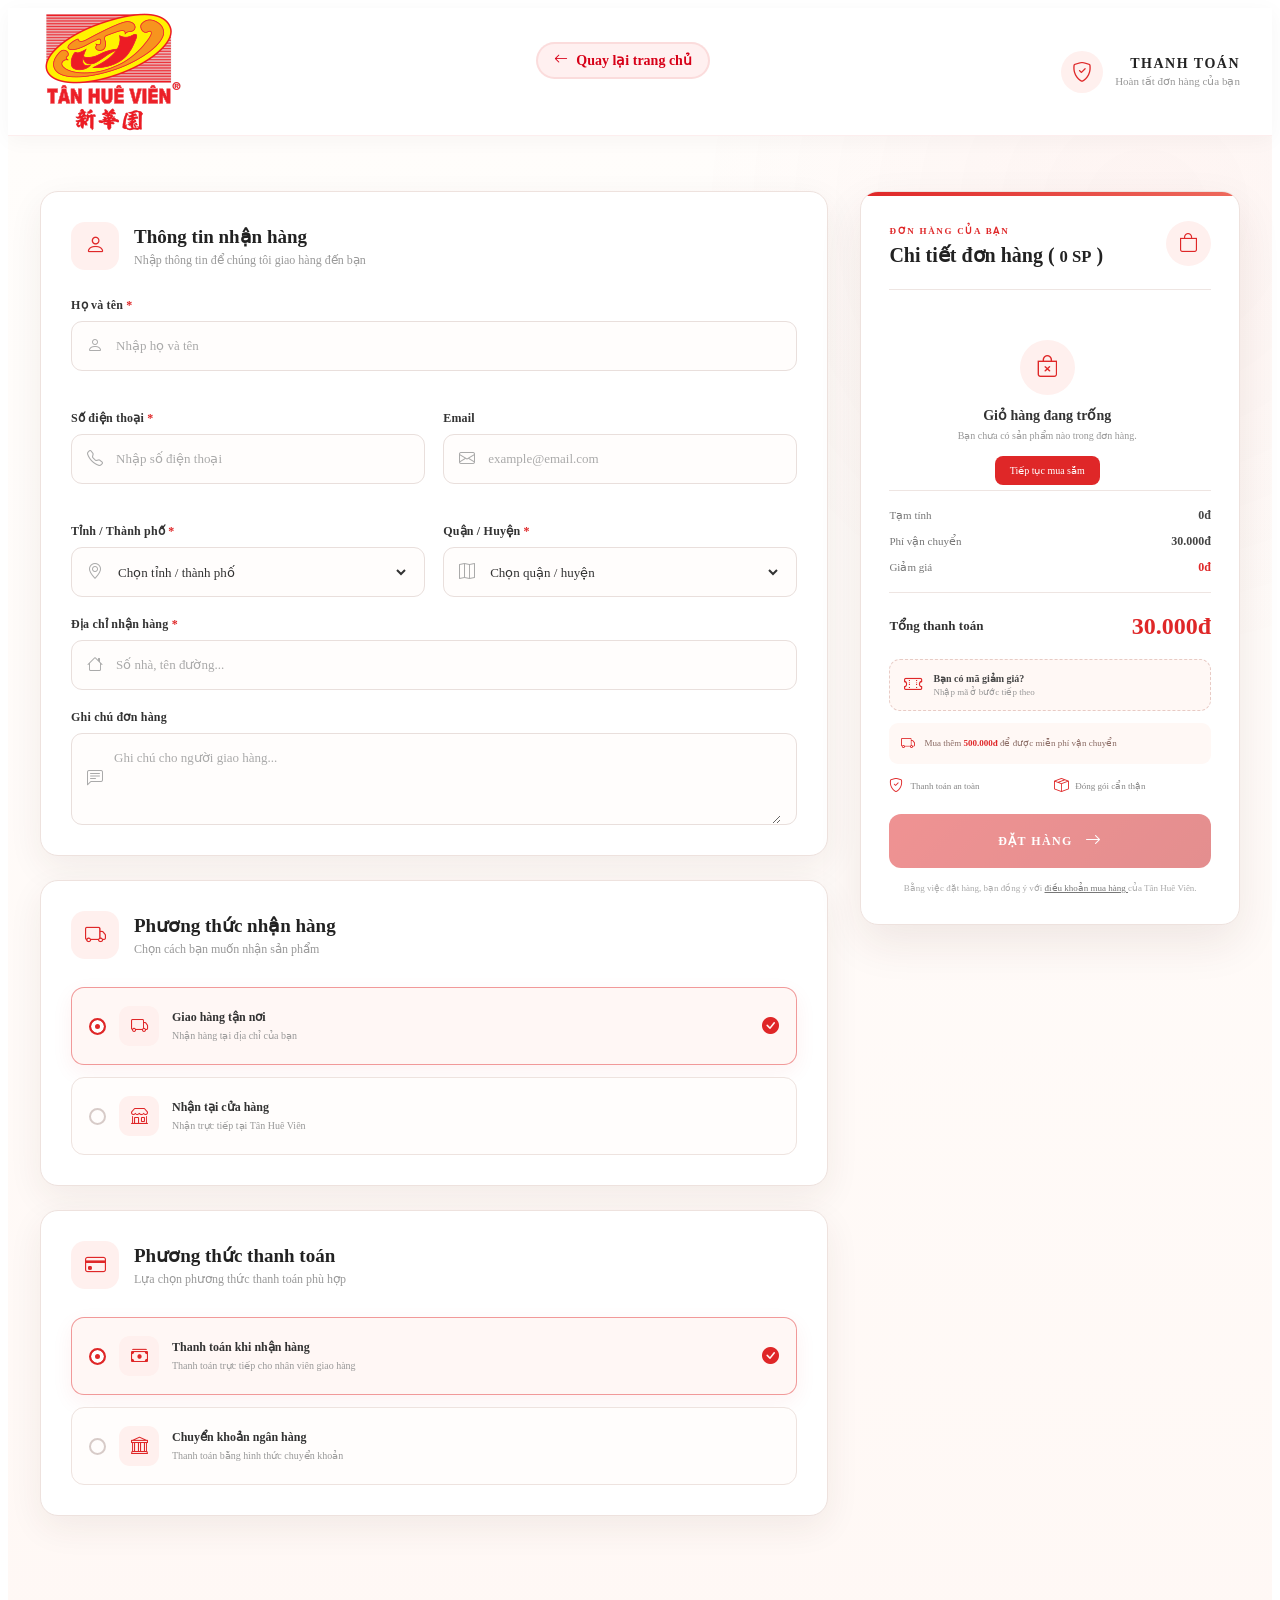
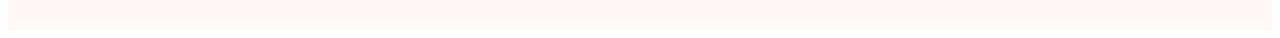
<file: checkout.html>
<!doctype html>
<html lang="vi">
  <head>
    <meta charset="UTF-8" />

    <meta name="viewport" content="width=device-width, initial-scale=1.0" />

    <title>Thanh toán | Tân Huê Viên</title>

    <link rel="SHORTCUT ICON" href="assets/images/logo/logo.png" />

    <!-- Bootstrap Icons -->
    <link rel="stylesheet" href="assets/css/bootstrap-icons.css" />

    <link rel="stylesheet" href="assets/css/checkout.css" />
    <link rel="stylesheet" href="assets/css/variables.css" />
  </head>

  <body>
    <!-- =========================================
         CHECKOUT HEADER
    ========================================== -->

    <header class="checkout-header">
      <div class="checkout-header__container">
        <a href="index.html" class="checkout-logo">
          <img src="assets/images/logo/logo.png" alt="Tân Huê Viên" />
        </a>

        <div class="checkout-back-home">
          <a href="index.html">
            <i class="bi bi-arrow-left"></i>
            <span>Quay lại trang chủ</span>
          </a>
        </div>

        <div class="checkout-header__title">
          <i class="bi bi-shield-check"></i>

          <div>
            <strong>THANH TOÁN</strong>

            <span> Hoàn tất đơn hàng của bạn </span>
          </div>
        </div>
      </div>
    </header>

    <!-- =========================================
         CHECKOUT MAIN
    ========================================== -->

    <main class="checkout-page">
      <div class="checkout-container">
        <!-- =====================================
             LEFT
        ====================================== -->

        <section class="checkout-form">
          <!-- THÔNG TIN NHẬN HÀNG -->

          <div class="checkout-card">
            <div class="checkout-card__header">
              <div class="checkout-card__icon">
                <i class="bi bi-person"></i>
              </div>

              <div>
                <h2>Thông tin nhận hàng</h2>

                <p>Nhập thông tin để chúng tôi giao hàng đến bạn</p>
              </div>
            </div>

            <div class="checkout-grid">
              <!-- HỌ TÊN -->

              <div class="checkout-field checkout-field--full">
                <label>
                  Họ và tên
                  <span>*</span>
                </label>

                <div class="checkout-input">
                  <i class="bi bi-person"></i>

                  <input
                    type="text"
                    id="customerName"
                    placeholder="Nhập họ và tên"
                  />
                </div>

                <small class="checkout-error" id="customerNameError"></small>
              </div>

              <!-- SỐ ĐIỆN THOẠI -->

              <div class="checkout-field">
                <label>
                  Số điện thoại
                  <span>*</span>
                </label>

                <div class="checkout-input">
                  <i class="bi bi-telephone"></i>

                  <input
                    type="tel"
                    id="customerPhone"
                    placeholder="Nhập số điện thoại"
                  />
                </div>

                <small class="checkout-error" id="customerPhoneError"></small>
              </div>

              <!-- EMAIL -->

              <div class="checkout-field">
                <label> Email </label>

                <div class="checkout-input">
                  <i class="bi bi-envelope"></i>

                  <input
                    type="email"
                    id="customerEmail"
                    placeholder="example@email.com"
                  />
                </div>
              </div>

              <!-- TỈNH -->

              <div class="checkout-field">
                <label>
                  Tỉnh / Thành phố
                  <span>*</span>
                </label>

                <div class="checkout-input">
                  <i class="bi bi-geo-alt"></i>

                  <select id="customerProvince">
                    <option value="">Chọn tỉnh / thành phố</option>

                    <option>Sóc Trăng</option>

                    <option>Thành phố Hồ Chí Minh</option>

                    <option>Hà Nội</option>

                    <option>Cần Thơ</option>

                    <option>Đồng Nai</option>
                  </select>
                </div>
              </div>

              <!-- QUẬN -->

              <div class="checkout-field">
                <label>
                  Quận / Huyện
                  <span>*</span>
                </label>

                <div class="checkout-input">
                  <i class="bi bi-map"></i>

                  <select id="customerDistrict">
                    <option value="">Chọn quận / huyện</option>
                  </select>
                </div>
              </div>

              <!-- ĐỊA CHỈ -->

              <div class="checkout-field checkout-field--full">
                <label>
                  Địa chỉ nhận hàng
                  <span>*</span>
                </label>

                <div class="checkout-input">
                  <i class="bi bi-house"></i>

                  <input
                    type="text"
                    id="customerAddress"
                    placeholder="Số nhà, tên đường..."
                  />
                </div>
              </div>

              <!-- GHI CHÚ -->

              <div class="checkout-field checkout-field--full">
                <label> Ghi chú đơn hàng </label>

                <div class="checkout-input checkout-input--textarea">
                  <i class="bi bi-chat-left-text"></i>

                  <textarea
                    id="customerNote"
                    rows="3"
                    placeholder="Ghi chú cho người giao hàng..."
                  ></textarea>
                </div>
              </div>
            </div>
          </div>

          <!-- =====================================
               PHƯƠNG THỨC GIAO HÀNG
          ====================================== -->

          <div class="checkout-card">
            <div class="checkout-card__header">
              <div class="checkout-card__icon">
                <i class="bi bi-truck"></i>
              </div>

              <div>
                <h2>Phương thức nhận hàng</h2>

                <p>Chọn cách bạn muốn nhận sản phẩm</p>
              </div>
            </div>

            <div class="checkout-options">
              <label class="checkout-option active">
                <input
                  type="radio"
                  name="deliveryMethod"
                  value="delivery"
                  checked
                />

                <div class="checkout-option__radio"></div>

                <div class="checkout-option__icon">
                  <i class="bi bi-truck"></i>
                </div>

                <div class="checkout-option__content">
                  <strong> Giao hàng tận nơi </strong>

                  <span> Nhận hàng tại địa chỉ của bạn </span>
                </div>

                <i class="bi bi-check-circle-fill checkout-option__check"></i>
              </label>

              <label class="checkout-option">
                <input type="radio" name="deliveryMethod" value="store" />

                <div class="checkout-option__radio"></div>

                <div class="checkout-option__icon">
                  <i class="bi bi-shop"></i>
                </div>

                <div class="checkout-option__content">
                  <strong> Nhận tại cửa hàng </strong>

                  <span> Nhận trực tiếp tại Tân Huê Viên </span>
                </div>

                <i class="bi bi-check-circle-fill checkout-option__check"></i>
              </label>
            </div>
          </div>

          <!-- =====================================
               PHƯƠNG THỨC THANH TOÁN
          ====================================== -->

          <div class="checkout-card">
            <div class="checkout-card__header">
              <div class="checkout-card__icon">
                <i class="bi bi-credit-card"></i>
              </div>

              <div>
                <h2>Phương thức thanh toán</h2>

                <p>Lựa chọn phương thức thanh toán phù hợp</p>
              </div>
            </div>

            <div class="checkout-options">
              <label class="checkout-option active">
                <input type="radio" name="paymentMethod" value="cod" checked />

                <div class="checkout-option__radio"></div>

                <div class="checkout-option__icon">
                  <i class="bi bi-cash-stack"></i>
                </div>

                <div class="checkout-option__content">
                  <strong> Thanh toán khi nhận hàng </strong>

                  <span> Thanh toán trực tiếp cho nhân viên giao hàng </span>
                </div>

                <i class="bi bi-check-circle-fill checkout-option__check"></i>
              </label>

              <label class="checkout-option">
                <input type="radio" name="paymentMethod" value="banking" />

                <div class="checkout-option__radio"></div>

                <div class="checkout-option__icon">
                  <i class="bi bi-bank"></i>
                </div>

                <div class="checkout-option__content">
                  <strong> Chuyển khoản ngân hàng </strong>

                  <span> Thanh toán bằng hình thức chuyển khoản </span>
                </div>

                <i class="bi bi-check-circle-fill checkout-option__check"></i>
              </label>
            </div>
          </div>
        </section>

        <!-- =========================================
             RIGHT - ORDER
        ========================================== -->

        <aside class="checkout-summary">
          <div class="checkout-summary__card">
            <div class="checkout-summary__header">
              <div>
                <span> ĐƠN HÀNG CỦA BẠN </span>

                <h2>
                  Chi tiết đơn hàng (
                  <small id="checkoutItemCount"> 0 SP </small>
                  )
                </h2>
              </div>

              <div class="checkout-summary__cart">
                <i class="bi bi-bag"></i>
              </div>
            </div>

            <!-- PRODUCTS -->

            <div class="checkout-products" id="checkoutProducts">
              <!-- JavaScript sẽ render sản phẩm -->
            </div>

            <!-- PRICE -->

            <div class="checkout-price">
              <div>
                <span>Tạm tính</span>

                <strong id="checkoutSubtotal"> 0đ </strong>
              </div>

              <div>
                <span>Phí vận chuyển</span>

                <strong id="checkoutShipping"> 0đ </strong>
              </div>

              <div class="checkout-discount" id="checkoutDiscountRow">
                <span>Giảm giá</span>

                <strong id="checkoutDiscount"> -0đ </strong>
              </div>
            </div>

            <!-- TOTAL -->

            <div class="checkout-total">
              <span> Tổng thanh toán </span>

              <strong id="checkoutTotal"> 0đ </strong>
            </div>

            <!-- PROMOTION -->

            <div class="checkout-promotion">
              <i class="bi bi-ticket-perforated"></i>

              <div>
                <strong> Bạn có mã giảm giá? </strong>

                <span> Nhập mã ở bước tiếp theo </span>
              </div>
            </div>

            <!-- SECURITY -->

            <div class="checkout-security">
              <div>
                <i class="bi bi-shield-check"></i>

                <span> Thanh toán an toàn </span>
              </div>

              <div>
                <i class="bi bi-box-seam"></i>

                <span> Đóng gói cẩn thận </span>
              </div>
            </div>

            <!-- ORDER BUTTON -->

            <button type="button" class="checkout-submit" id="checkoutSubmit">
              <span> ĐẶT HÀNG </span>

              <i class="bi bi-arrow-right"></i>
            </button>

            <p class="checkout-policy">
              Bằng việc đặt hàng, bạn đồng ý với
              <a href="#"> điều khoản mua hàng </a>
              của Tân Huê Viên.
            </p>
          </div>
        </aside>
      </div>
    </main>

    <div class="order-success-overlay" id="orderSuccessOverlay">
      <div class="order-success-modal">
        <div class="order-success-icon">
          <i class="bi bi-check-lg"></i>
        </div>

        <span class="order-success-label"> TÂN HUÊ VIÊN </span>

        <h2>Đặt hàng thành công</h2>

        <p class="order-success-message">
          Cảm ơn bạn đã tin chọn Tân Huê Viên. Đơn hàng của bạn đã được ghi
          nhận.
        </p>

        <div class="order-success-code">
          <span>MÃ ĐƠN HÀNG</span>

          <strong id="orderSuccessId"> — </strong>
        </div>

        <div class="order-success-loading">
          <span> Đang chuẩn bị thông tin đơn hàng... </span>

          <div class="order-success-progress">
            <span></span>
          </div>
        </div>
      </div>
    </div>

    <!-- =========================================
         JAVASCRIPT
    ========================================== -->

    <script src="assets/js/checkout.js"></script>
    <!-- <script src="assets/js/header.js"></script> -->
  </body>
</html>
</file>
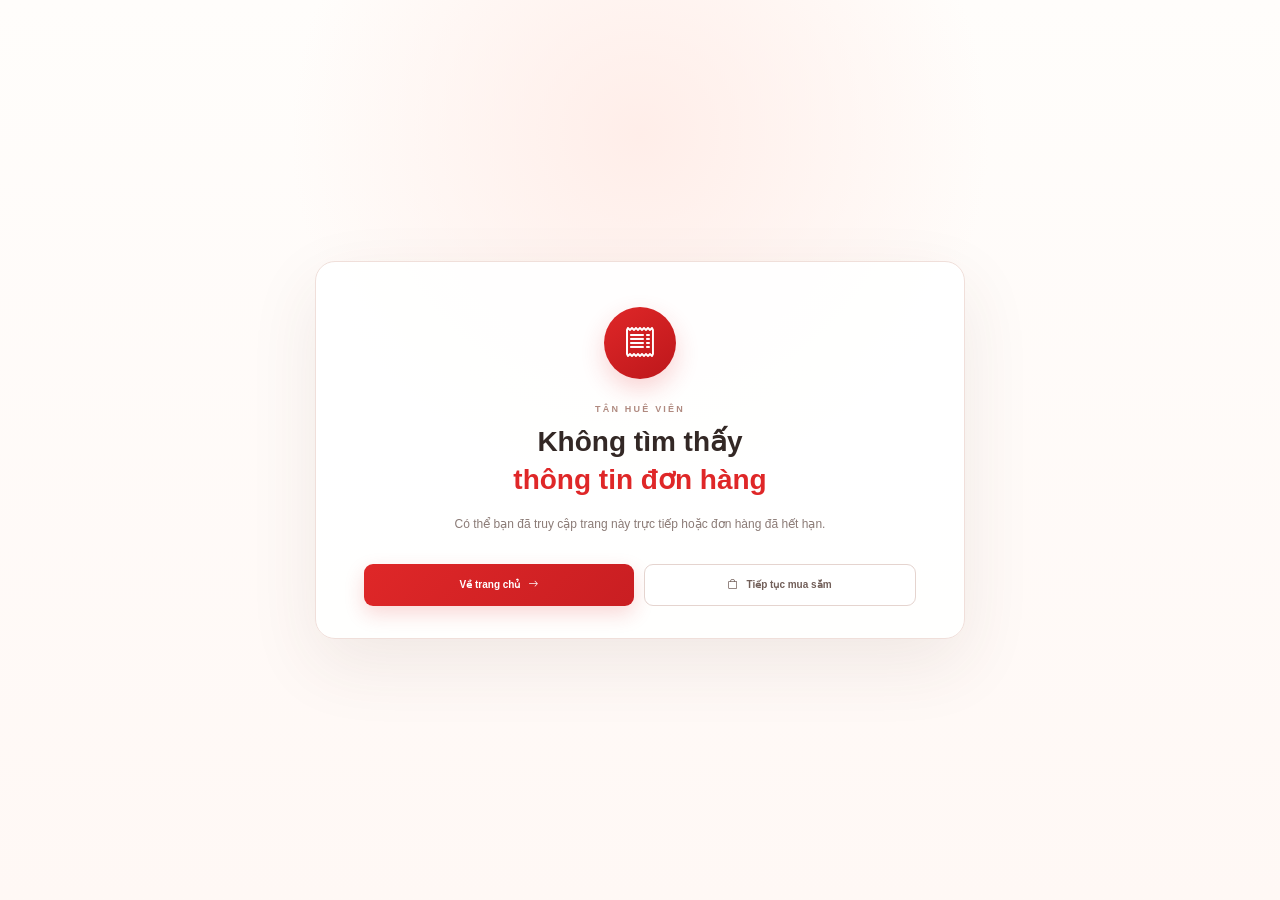
<file: success.html>
<!doctype html>
<html lang="vi">
  <head>
    <meta charset="UTF-8" />

    <meta name="viewport" content="width=device-width, initial-scale=1.0" />

    <title>Đặt hàng thành công - Tân Huê Viên</title>

    <!-- Bootstrap Icons -->
    <link rel="SHORTCUT ICON" href="assets/images/logo/logo.png" />
    <link rel="stylesheet" href="assets/css/bootstrap-icons.css" />
    <!-- Success CSS -->
    <link rel="stylesheet" href="assets/css/success.css" />
  </head>

  <body>
    <main class="success-page">
      <section class="success-card">
        <div class="success-back-home">
          <a href="index.html">
            <i class="bi bi-arrow-left"></i>
            <span>Quay về trang chủ</span>
          </a>
        </div>
        <!-- SUCCESS ICON -->
        <div class="success-icon">
          <i class="bi bi-check-lg"></i>
        </div>

        <!-- HEADING -->
        <div class="success-heading">
          <span class="success-eyebrow"> ĐẶT HÀNG THÀNH CÔNG </span>

          <h1>
            Cảm ơn bạn đã tin chọn<br />
            <span>Tân Huê Viên</span>
          </h1>

          <p>
            Đơn hàng của bạn đã được ghi nhận. Chúng tôi sẽ nhanh chóng liên hệ
            để xác nhận và chuẩn bị đơn hàng.
          </p>
        </div>

        <!-- ORDER INFO -->
        <div class="success-order">
          <div class="success-order__header">
            <div>
              <span>MÃ ĐƠN HÀNG</span>

              <strong id="successOrderId"> — </strong>
            </div>

            <i class="bi bi-receipt"></i>
          </div>

          <div class="success-order__divider"></div>

          <!-- CUSTOMER -->
          <div class="success-info-row">
            <span> Người nhận </span>

            <strong id="successCustomerName"> — </strong>
          </div>

          <!-- PHONE -->
          <div class="success-info-row">
            <span> Số điện thoại </span>

            <strong id="successCustomerPhone"> — </strong>
          </div>

          <!-- PAYMENT -->
          <div class="success-info-row">
            <span> Thanh toán </span>

            <strong id="successPaymentMethod"> — </strong>
          </div>

          <!-- SHIPPING -->
          <div class="success-info-row">
            <span> Vận chuyển </span>

            <strong id="successShipping"> — </strong>
          </div>
        </div>

        <!-- PRODUCTS -->
        <div class="success-products">
          <div class="success-products__title">
            <span> Chi tiết đơn hàng </span>

            <span id="successItemCount"> 0 sản phẩm </span>
          </div>

          <div class="success-products__list" id="successProducts"></div>
        </div>

        <!-- TOTAL -->
        <div class="success-total">
          <span> Tổng thanh toán </span>

          <strong id="successTotal"> 0đ </strong>
        </div>

        <!-- ACTIONS -->
        <div class="success-actions">
          <a href="index.html" class="success-btn success-btn--primary">
            <span> Về trang chủ </span>

            <i class="bi bi-arrow-right"></i>
          </a>

          <a href="shop.html" class="success-btn success-btn--secondary">
            <i class="bi bi-bag"></i>

            <span> Tiếp tục mua sắm </span>
          </a>
        </div>

        <!-- FOOTER MESSAGE -->
        <div class="success-note">
          <i class="bi bi-heart-fill"></i>

          <span>
            Cảm ơn bạn đã ủng hộ thương hiệu bánh đặc sản Sóc Trăng.
          </span>
        </div>
      </section>
    </main>

    <script src="assets/js/success.js"></script>
  </body>
</html>
</file>
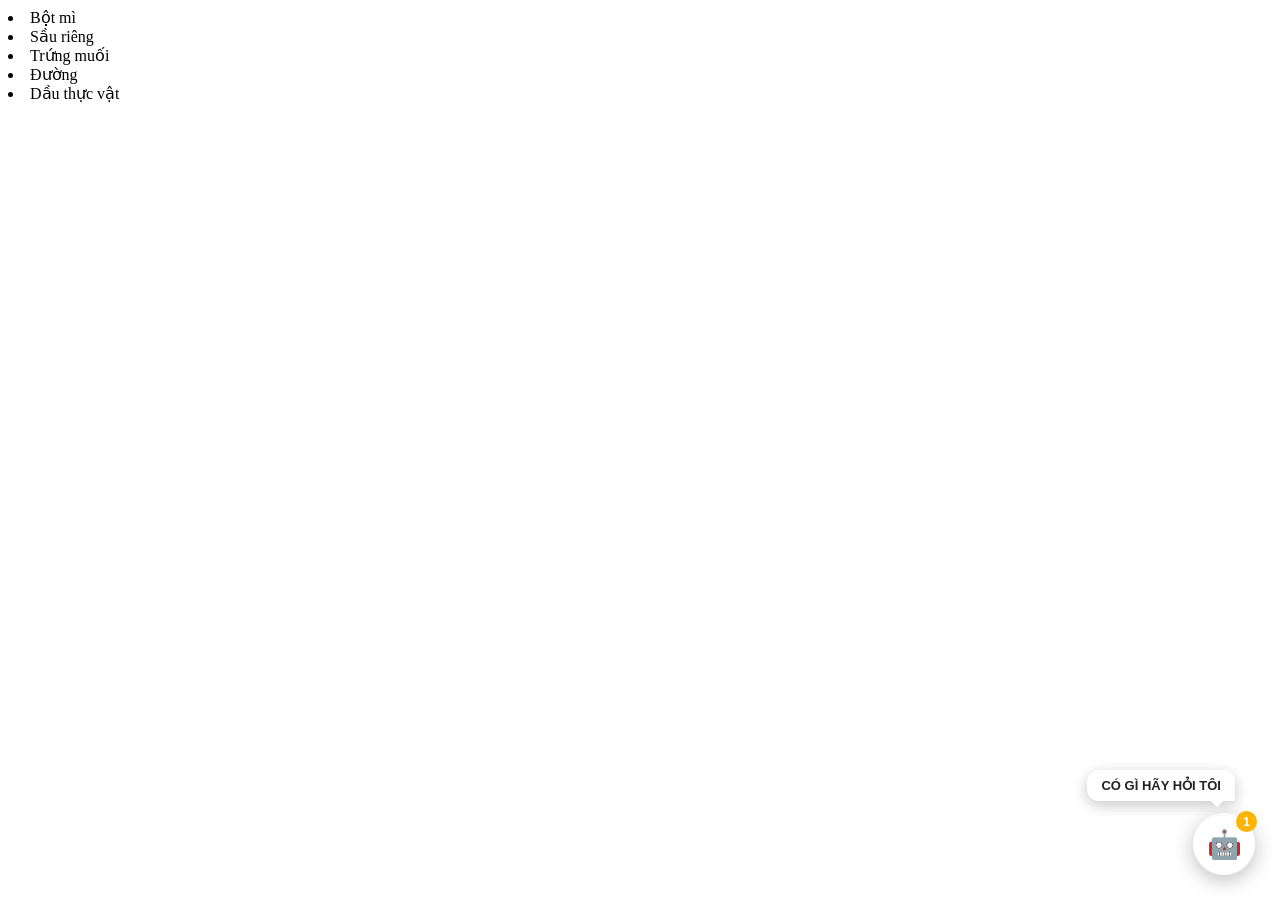
<file: trash.html>
<!doctype html>
<html lang="en">
  <head>
    <meta charset="UTF-8" />
    <meta name="viewport" content="width=device-width, initial-scale=1.0" />
    <title>Document</title>

    <link rel="stylesheet" href="assets/css/ai-chat.css" />
  </head>
  <body>
    <!-- AI CHATBOT -->
    <!-- =========================================
     AI CHAT BUTTON
========================================= -->

    <!-- AI CHATBOX -->
    <div class="ai-chatbox">
      <!-- Nút mở chat -->
      <button class="ai-chat-button" id="aiChatButton">
        <span class="chat-tooltip">CÓ GÌ HÃY HỎI TÔI</span>
        <span class="ai-icon">🤖</span>
        <span class="ai-notification">1</span>
      </button>

      <!-- Khung chat -->
      <div class="ai-chat-window" id="aiChatWindow">
        <!-- Header -->
        <div class="ai-chat-header">
          <div class="ai-header-info">
            <div class="ai-avatar">🤖</div>

            <div>
              <h3>Trợ lý Tân Huê Viên</h3>
              <span> <i></i> Đang trực tuyến </span>
            </div>
          </div>

          <button class="ai-close" id="aiClose">×</button>
        </div>

        <!-- Nội dung chat -->
        <div class="ai-chat-body" id="aiChatBody">
          <!-- Tin nhắn AI -->
          <div class="ai-message bot">
            <div class="message-avatar">🤖</div>

            <div class="message-content">
              <div class="message-bubble">
                Xin chào 👋<br />
                Tôi là trợ lý AI của Tân Huê Viên. Tôi có thể giúp bạn tìm hiểu
                về bánh Pía, sản phẩm, giá bán và giao hàng.
              </div>

              <span class="message-time"> Vừa xong </span>
            </div>
          </div>
        </div>

        <!-- Gợi ý -->
        <div class="ai-suggestions">
          <button data-question="Bánh nào ngon?">🍰 Bánh nào ngon?</button>

          <button data-question="Có những loại nào?">🥮 Các loại bánh</button>

          <button data-question="Chính sách giao hàng như thế nào?">
            🚚 Giao hàng
          </button>

          <button data-question="Hướng dẫn bảo quản">📦 Cách bảo quản</button>
        </div>

        <!-- Input -->
        <div class="ai-chat-input">
          <input
            type="text"
            id="aiMessageInput"
            placeholder="Nhập câu hỏi..."
            autocomplete="off"
          />

          <button id="aiSendButton">➤</button>
        </div>
      </div>
    </div>

    <!-- =========================================
     AI CHAT WINDOW
========================================= -->

    <div id="aiChatWindow" class="ai-chat-window">
      <!-- HEADER -->

      <div class="ai-chat-header">
        <div class="ai-chat-header-left">
          <div class="ai-avatar">🤖</div>

          <div>
            <div class="ai-chat-title">Trợ lý Tân Huê Viên</div>

            <div class="ai-chat-status">
              <span></span>
              Đang trực tuyến
            </div>
          </div>
        </div>

        <button id="aiClose" class="ai-close">×</button>
      </div>

      <!-- BODY -->

      <div id="aiChatBody" class="ai-chat-body">
        <!-- Tin nhắn mặc định -->

        <div class="ai-message bot">
          <div class="message-avatar">🤖</div>

          <div class="message-content">
            <div class="message-bubble">
              Xin chào bạn 👋

              <br /><br />

              Mình là
              <b>Trợ lý Tân Huê Viên</b>.

              <br /><br />

              Mình có thể giúp bạn:

              <br /><br />

              🥮 Tìm bánh phù hợp
              <br />
              💰 Xem giá sản phẩm
              <br />
              🆕 Tìm sản phẩm mới
              <br />
              🎁 Tư vấn mua làm quà
              <br />
              📦 Tư vấn mua số lượng lớn

              <br /><br />

              Bạn muốn tìm gì hôm nay?
            </div>

            <span class="message-time"> Vừa xong </span>
          </div>
        </div>
      </div>

      <!-- GỢI Ý -->

      <div id="aiSuggestions" class="ai-suggestions">
        <button data-question="Bánh nào ngon?">🥮 Bánh nào ngon?</button>

        <button data-question="Các loại bánh">🥮 Các loại bánh</button>

        <button data-question="Sản phẩm mới">🆕 Sản phẩm mới</button>

        <button data-question="Bánh dưới 100k">💰 Dưới 100k</button>

        <button data-question="Tôi muốn mua nhiều">📦 Mua số lượng lớn</button>
      </div>

      <!-- INPUT -->

      <div class="ai-chat-input-area">
        <input
          id="aiMessageInput"
          type="text"
          placeholder="Nhập câu hỏi..."
          autocomplete="off"
        />

        <button id="aiSendButton" class="ai-send-button" aria-label="Gửi">
          ➤
        </button>
      </div>
    </div>
    <script src="assets/js/ai-chat.js"></script>

    <script src="assets/js/data.js"></script>
  </body>
</html>
<li>Bột mì</li>
<li>Sầu riêng</li>
<li>Trứng muối</li>
<li>Đường</li>
<li>Dầu thực vật</li>
</file>
<file: assets/css/checkout.css>
/* =========================================================
   CHECKOUT
========================================================= */

:root {
  --checkout-red: #df2728;
  --checkout-red-dark: #c91f20;
  --checkout-red-light: #fff0ee;

  --checkout-bg: #fffaf7;
  --checkout-card: #ffffff;

  --checkout-text: #222222;
  --checkout-text-light: #777777;
  --checkout-border: #eee2de;

  --checkout-shadow: 0 12px 35px rgba(73, 37, 27, 0.07);

  --checkout-radius: 18px;
}

/* =========================================================
   RESET
========================================================= */

.checkout-page,
.checkout-page *,
.checkout-header,
.checkout-header * {
  box-sizing: border-box;
}

.checkout-page {
  min-height: 100vh;

  background:
    radial-gradient(
      circle at 90% 5%,
      rgba(223, 39, 40, 0.045),
      transparent 25%
    ),
    linear-gradient(180deg, #fffdfb 0%, #fff8f5 100%);
}

/* =========================================================
   HEADER
========================================================= */

.checkout-header {
  position: relative;

  z-index: 10;

  background: #ffffff;

  border-bottom: 1px solid rgba(223, 39, 40, 0.08);

  box-shadow: 0 4px 20px rgba(50, 30, 20, 0.04);
}

.checkout-header__container {
  width: min(1240px, calc(100% - 64px));

  min-height: 88px;

  margin: 0 auto;

  display: flex;

  align-items: center;

  justify-content: space-between;

  gap: 30px;
}

/* LOGO */

.checkout-logo {
  display: inline-flex;

  align-items: center;

  flex-shrink: 0;
}

.checkout-logo img {
  display: block;

  width: 145px;

  height: auto;

  object-fit: contain;
}

/* HEADER TITLE */

.checkout-header__title {
  display: flex;

  align-items: center;

  gap: 12px;
}

.checkout-header__title > i {
  width: 42px;
  height: 42px;

  display: flex;

  align-items: center;
  justify-content: center;

  color: var(--checkout-red);

  background: var(--checkout-red-light);

  border-radius: 50%;

  font-size: 20px;
}

.checkout-header__title div {
  display: flex;

  flex-direction: column;

  align-items: flex-end;
}

.checkout-header__title strong {
  color: #222;

  font-size: 14px;

  letter-spacing: 1.5px;
}

.checkout-header__title span {
  margin-top: 3px;

  color: #999;

  font-size: 11px;
}

/* =========================================================
   MAIN CONTAINER
========================================================= */

.checkout-container {
  width: min(1240px, calc(100% - 64px));

  margin: 0 auto;

  padding: 55px 0 90px;

  display: grid;

  grid-template-columns:
    minmax(0, 1.35fr)
    minmax(360px, 0.65fr);

  align-items: start;

  gap: 32px;
}

/* =========================================================
   CHECKOUT CARD
========================================================= */

.checkout-card {
  margin-bottom: 24px;

  padding: 30px;

  background: var(--checkout-card);

  border: 1px solid var(--checkout-border);

  border-radius: var(--checkout-radius);

  box-shadow: var(--checkout-shadow);
}

/* =========================================================
   CARD HEADER
========================================================= */

.checkout-card__header {
  display: flex;

  align-items: center;

  gap: 15px;

  margin-bottom: 28px;
}

.checkout-card__icon {
  width: 48px;
  height: 48px;

  display: flex;

  align-items: center;
  justify-content: center;

  flex-shrink: 0;

  color: var(--checkout-red);

  background: var(--checkout-red-light);

  border-radius: 14px;

  font-size: 21px;
}

.checkout-card__header h2 {
  margin: 0;

  color: var(--checkout-text);

  font-size: 19px;

  font-weight: 700;
}

.checkout-card__header p {
  margin: 5px 0 0;

  color: #999;

  font-size: 12px;
}

/* =========================================================
   FORM GRID
========================================================= */

.checkout-grid {
  display: grid;

  grid-template-columns: repeat(2, minmax(0, 1fr));

  gap: 20px 18px;
}

.checkout-field {
  min-width: 0;
}

.checkout-field--full {
  grid-column: 1 / -1;
}

.checkout-field label {
  display: block;

  margin-bottom: 8px;

  color: #333;

  font-size: 12px;

  font-weight: 700;

  letter-spacing: 0.2px;
}

.checkout-field label span {
  color: var(--checkout-red);
}

/* =========================================================
   INPUT
========================================================= */

.checkout-input {
  min-height: 50px;

  display: flex;

  align-items: center;

  gap: 11px;

  padding: 0 15px;

  background: #fffdfc;

  border: 1px solid #e9dfdc;

  border-radius: 11px;

  transition:
    border-color 0.25s ease,
    box-shadow 0.25s ease,
    background 0.25s ease;
}

.checkout-input:focus-within {
  background: #fff;

  border-color: rgba(223, 39, 40, 0.55);

  box-shadow: 0 0 0 4px rgba(223, 39, 40, 0.07);
}

.checkout-input > i {
  flex-shrink: 0;

  color: #aaa;

  font-size: 16px;

  transition: color 0.25s ease;
}

.checkout-input:focus-within > i {
  color: var(--checkout-red);
}

.checkout-input input,
.checkout-input select,
.checkout-input textarea {
  width: 100%;

  min-width: 0;

  border: 0;

  outline: 0;

  background: transparent;

  color: #333;

  font-family: inherit;

  font-size: 13px;
}

.checkout-input input {
  height: 48px;
}

.checkout-input select {
  height: 48px;

  cursor: pointer;
}

.checkout-input textarea {
  padding: 14px 0;

  resize: vertical;

  line-height: 1.6;
}

.checkout-input input::placeholder,
.checkout-input textarea::placeholder {
  color: #aaa;
}

.checkout-input--textarea {
  align-items: center;
}

/* =========================================================
   ERROR
========================================================= */

.checkout-error {
  display: block;

  min-height: 15px;

  margin-top: 5px;

  color: #df2728;

  font-size: 10px;
}

/* =========================================================
   DELIVERY / PAYMENT OPTIONS
========================================================= */

.checkout-options {
  display: flex;

  flex-direction: column;

  gap: 12px;
}

.checkout-option {
  position: relative;

  display: flex;

  align-items: center;

  gap: 13px;

  min-height: 78px;

  padding: 14px 17px;

  cursor: pointer;

  background: #fffdfc;

  border: 1px solid #eee3df;

  border-radius: 13px;

  transition:
    border-color 0.25s ease,
    background 0.25s ease,
    box-shadow 0.25s ease,
    transform 0.25s ease;
}

.checkout-option:hover {
  border-color: rgba(223, 39, 40, 0.35);

  transform: translateY(-1px);
}

.checkout-option.active {
  background: #fff7f5;

  border-color: rgba(223, 39, 40, 0.45);

  box-shadow: 0 7px 22px rgba(223, 39, 40, 0.06);
}

.checkout-option input {
  position: absolute;

  opacity: 0;

  pointer-events: none;
}

/* RADIO */

.checkout-option__radio {
  width: 17px;
  height: 17px;

  flex-shrink: 0;

  border: 2px solid #d7cbc8;

  border-radius: 50%;

  transition:
    border-color 0.2s ease,
    background 0.2s ease;
}

.checkout-option.active .checkout-option__radio {
  border-color: var(--checkout-red);

  box-shadow: inset 0 0 0 4px #fff;

  background: var(--checkout-red);
}

/* ICON */

.checkout-option__icon {
  width: 40px;
  height: 40px;

  display: flex;

  align-items: center;
  justify-content: center;

  flex-shrink: 0;

  color: var(--checkout-red);

  background: #fff0ee;

  border-radius: 11px;

  font-size: 17px;
}

/* CONTENT */

.checkout-option__content {
  min-width: 0;

  display: flex;

  flex-direction: column;
}

.checkout-option__content strong {
  color: #333;

  font-size: 12px;
}

.checkout-option__content span {
  margin-top: 4px;

  color: #999;

  font-size: 10px;

  line-height: 1.4;
}

/* CHECK */

.checkout-option__check {
  margin-left: auto;

  color: var(--checkout-red);

  font-size: 17px;

  opacity: 0;

  transform: scale(0.7);

  transition:
    opacity 0.25s ease,
    transform 0.25s ease;
}

.checkout-option.active .checkout-option__check {
  opacity: 1;

  transform: scale(1);
}

/* =========================================================
   ORDER SUMMARY
========================================================= */

.checkout-summary {
  position: sticky;

  top: 0px;

  min-width: 0;
}

.checkout-summary__card {
  position: relative;

  overflow: hidden;

  padding: 28px;

  background: #ffffff;

  border: 1px solid var(--checkout-border);

  border-radius: var(--checkout-radius);

  box-shadow: 0 18px 45px rgba(73, 37, 27, 0.09);
}

/* RED TOP */

.checkout-summary__card::before {
  content: "";

  position: absolute;

  top: 0;
  left: 0;

  width: 100%;
  height: 4px;

  background: linear-gradient(90deg, var(--checkout-red), #ee6a5d);
}

/* HEADER */

.checkout-summary__header {
  display: flex;

  align-items: center;

  justify-content: space-between;

  gap: 15px;

  padding-bottom: 22px;

  border-bottom: 1px solid #eee5e2;
}

.checkout-summary__header > div:first-child {
  min-width: 0;
}

.checkout-summary__header span {
  color: var(--checkout-red);

  font-size: 9px;

  font-weight: 800;

  letter-spacing: 1.7px;
}

.checkout-summary__header h2 {
  margin: 5px 0 0;

  color: #222;

  font-size: 20px;
}

.checkout-summary__cart {
  width: 45px;
  height: 45px;

  display: flex;

  align-items: center;
  justify-content: center;

  flex-shrink: 0;

  color: var(--checkout-red);

  background: var(--checkout-red-light);

  border-radius: 50%;

  font-size: 19px;
}

/* =========================================================
   PRODUCTS
========================================================= */

.checkout-products {
  display: flex;

  flex-direction: column;

  gap: 15px;

  padding: 20px 0;

  max-height: 200px;

  overflow-y: auto;

  padding-right: 6px;
}

.checkout-products::-webkit-scrollbar {
  width: 4px;
}

.checkout-products::-webkit-scrollbar-track {
  background: transparent;
}

.checkout-products::-webkit-scrollbar-thumb {
  background: #e6c8c1;
  border-radius: 999px;
}

.checkout-products::-webkit-scrollbar-thumb:hover {
  background: #df2728;
}

.checkout-products {
  scrollbar-width: thin;
  scrollbar-color: #e6c8c1 transparent;
}
.checkout-product {
  display: flex;

  align-items: center;

  gap: 12px;
}

.checkout-product__image {
  position: relative;

  width: 68px;
  height: 68px;

  flex-shrink: 0;

  overflow: hidden;

  background: #fff8f5;

  border: 1px solid #f0e2de;

  border-radius: 11px;
}

.checkout-product__image img {
  width: 100%;
  height: 100%;

  display: block;

  object-fit: contain;
}

.checkout-product__quantity {
  position: absolute;

  top: 0px;
  right: 0px;

  min-width: 20px;
  height: 20px;

  display: flex;

  align-items: center;
  justify-content: center;

  padding: 0 5px;

  color: #fff;

  background: var(--checkout-red);

  border: 2px solid #fff;

  border-radius: 999px;

  font-size: 9px;

  font-weight: 700;
}

.checkout-product__info {
  min-width: 0;

  flex: 1;
}

.checkout-product__info strong {
  display: -webkit-box;

  overflow: hidden;

  color: #333;

  font-size: 12px;

  line-height: 1.4;

  -webkit-line-clamp: 2;
  -webkit-box-orient: vertical;
}

.checkout-product__info span {
  display: block;

  margin-top: 5px;

  color: #999;

  font-size: 10px;
}

.checkout-product__price {
  flex-shrink: 0;

  color: #333;

  font-size: 12px;

  font-weight: 700;
}

/* =========================================================
   PRICE
========================================================= */

.checkout-price {
  padding: 17px 0;

  border-top: 1px solid #eee5e2;
  border-bottom: 1px solid #eee5e2;
}

.checkout-price > div {
  display: flex;

  align-items: center;

  justify-content: space-between;

  gap: 15px;

  margin-bottom: 11px;
}

.checkout-price > div:last-child {
  margin-bottom: 0;
}

.checkout-price span {
  color: #777;

  font-size: 11px;
}

.checkout-price strong {
  color: #444;

  font-size: 12px;
}

.checkout-discount strong {
  color: #df2728;
}

/* =========================================================
   TOTAL
========================================================= */

.checkout-total {
  display: flex;

  align-items: center;

  justify-content: space-between;

  gap: 15px;

  padding: 21px 0;
}

.checkout-total span {
  color: #333;

  font-size: 13px;

  font-weight: 700;
}

.checkout-total strong {
  color: var(--checkout-red);

  font-size: 24px;

  line-height: 1;
}

/* =========================================================
   PROMOTION
========================================================= */

.checkout-promotion {
  display: flex;

  align-items: center;

  gap: 11px;

  padding: 13px 14px;

  background: #fff8f5;

  border: 1px dashed #e8cbc5;

  border-radius: 11px;
}

.checkout-promotion > i {
  color: var(--checkout-red);

  font-size: 18px;
}

.checkout-promotion div {
  display: flex;

  flex-direction: column;
}

.checkout-promotion strong {
  color: #444;

  font-size: 10px;
}

.checkout-promotion span {
  margin-top: 3px;

  color: #999;

  font-size: 9px;
}

/* =========================================================
   SECURITY
========================================================= */

.checkout-security {
  display: grid;

  grid-template-columns: repeat(2, 1fr);

  gap: 8px;

  margin-top: 14px;
}

.checkout-security > div {
  display: flex;

  align-items: center;

  gap: 7px;

  color: #888;

  font-size: 9px;
}

.checkout-security i {
  color: #df2728;

  font-size: 14px;
}

/* =========================================================
   SUBMIT
========================================================= */

.checkout-submit {
  width: 100%;

  min-height: 54px;

  margin-top: 20px;

  display: flex;

  align-items: center;

  justify-content: center;

  gap: 12px;

  border: 0;

  border-radius: 12px;

  cursor: pointer;

  color: #fff;

  background: linear-gradient(135deg, #df2728, #c91f20);

  box-shadow: 0 12px 25px rgba(223, 39, 40, 0.22);

  font-family: inherit;

  font-size: 12px;

  font-weight: 800;

  letter-spacing: 1.4px;

  transition:
    transform 0.25s ease,
    box-shadow 0.25s ease;
}

.checkout-submit:hover {
  transform: translateY(-2px);

  box-shadow: 0 16px 32px rgba(223, 39, 40, 0.3);
}

.checkout-submit:active {
  transform: translateY(0);
}

.checkout-submit i {
  font-size: 16px;

  transition: transform 0.25s ease;
}

.checkout-submit:hover i {
  transform: translateX(4px);
}

/* =========================================================
   POLICY
========================================================= */

.checkout-policy {
  margin: 13px 5px 0;

  color: #aaa;

  font-size: 9px;

  line-height: 1.6;

  text-align: center;
}

.checkout-policy a {
  color: #777;

  text-decoration: underline;
}

/* =========================================================
   1200px
========================================================= */

@media (max-width: 1200px) {
  .checkout-header__container,
  .checkout-container {
    width: min(1100px, calc(100% - 50px));
  }

  .checkout-container {
    grid-template-columns:
      minmax(0, 1.25fr)
      minmax(330px, 0.75fr);

    gap: 25px;
  }

  .checkout-card {
    padding: 26px;
  }

  .checkout-summary__card {
    padding: 25px;
  }
}

/* =========================================================
   992px
========================================================= */

@media (max-width: 992px) {
  .checkout-header__container,
  .checkout-container {
    width: calc(100% - 40px);
  }

  /*
     Chuyển thành 1 cột
  */

  .checkout-container {
    grid-template-columns: 1fr;

    padding-top: 40px;

    gap: 20px;
  }

  /*
     Summary không sticky nữa
  */

  .checkout-summary {
    position: static;

    order: -1;
  }

  /*
     Đưa đơn hàng lên trên
  */

  .checkout-summary__card {
    max-width: none;
  }

  /*
     Form bên dưới
  */

  .checkout-form {
    width: 100%;
  }

  .checkout-card {
    padding: 25px;
  }

  /*
     Header
  */

  .checkout-header__container {
    min-height: 78px;
  }

  .checkout-logo img {
    width: 130px;
  }
}

/* =========================================================
   768px
========================================================= */

@media (max-width: 768px) {
  .checkout-header__container,
  .checkout-container {
    width: calc(100% - 30px);
  }

  .checkout-header__container {
    min-height: 72px;
  }

  .checkout-header__title {
    gap: 8px;
  }

  .checkout-header__title > i {
    width: 36px;
    height: 36px;

    font-size: 17px;
  }

  .checkout-header__title strong {
    font-size: 11px;

    letter-spacing: 1px;
  }

  .checkout-header__title span {
    font-size: 9px;
  }

  .checkout-logo img {
    width: 115px;
  }

  .checkout-container {
    padding: 30px 0 60px;
  }

  .checkout-card {
    padding: 22px;

    border-radius: 15px;
  }

  .checkout-summary__card {
    padding: 22px;

    border-radius: 15px;
  }

  .checkout-grid {
    grid-template-columns: 1fr;

    gap: 14px;
  }

  .checkout-field--full {
    grid-column: auto;
  }

  .checkout-card__header {
    margin-bottom: 22px;
  }

  .checkout-card__icon {
    width: 43px;
    height: 43px;

    border-radius: 12px;

    font-size: 18px;
  }

  .checkout-card__header h2 {
    font-size: 17px;
  }

  .checkout-card__header p {
    font-size: 10px;
  }

  .checkout-option {
    min-height: 72px;

    padding: 12px;
  }

  .checkout-option__content strong {
    font-size: 11px;
  }
}

/* =========================================================
   576px
========================================================= */

@media (max-width: 576px) {
  .checkout-header__container,
  .checkout-container {
    width: calc(100% - 20px);
  }

  .checkout-header__container {
    min-height: 66px;
  }

  .checkout-logo img {
    width: 100px;
  }

  .checkout-header__title > i {
    display: none;
  }

  .checkout-header__title strong {
    font-size: 10px;

    letter-spacing: 0.8px;
  }

  .checkout-header__title span {
    font-size: 8px;
  }

  .checkout-container {
    padding: 20px 0 45px;
  }

  .checkout-card,
  .checkout-summary__card {
    padding: 17px;

    border-radius: 13px;
  }

  .checkout-card__header {
    gap: 10px;

    margin-bottom: 18px;
  }

  .checkout-card__icon {
    width: 38px;
    height: 38px;

    border-radius: 10px;

    font-size: 16px;
  }

  .checkout-card__header h2 {
    font-size: 15px;
  }

  .checkout-card__header p {
    display: none;
  }

  .checkout-input {
    min-height: 47px;

    padding: 0 12px;
  }

  .checkout-input input,
  .checkout-input select {
    height: 45px;

    font-size: 12px;
  }

  .checkout-field label {
    font-size: 11px;
  }

  .checkout-option {
    gap: 9px;

    min-height: 68px;

    padding: 10px;
  }

  .checkout-option__radio {
    width: 15px;
    height: 15px;
  }

  .checkout-option__icon {
    width: 34px;
    height: 34px;

    border-radius: 9px;

    font-size: 15px;
  }

  .checkout-option__content strong {
    font-size: 10px;
  }

  .checkout-option__content span {
    font-size: 8px;
  }

  .checkout-option__check {
    font-size: 15px;
  }

  /* SUMMARY */

  .checkout-summary__header h2 {
    font-size: 17px;
  }

  .checkout-summary__header span {
    font-size: 8px;
  }

  .checkout-summary__cart {
    width: 38px;
    height: 38px;

    font-size: 16px;
  }

  .checkout-product__image {
    width: 58px;
    height: 58px;
  }

  .checkout-product__info strong {
    font-size: 10px;
  }

  .checkout-product__info span,
  .checkout-product__price {
    font-size: 9px;
  }

  .checkout-total strong {
    font-size: 20px;
  }

  .checkout-security {
    grid-template-columns: 1fr;
  }

  .checkout-submit {
    min-height: 50px;

    font-size: 11px;
  }
}

/*Check Out*/

/* =========================================================
   CHECKOUT EXTRA STATES
========================================================= */

.checkout-field.has-error .checkout-input {
  border-color: #df2728;

  background: #fff8f7;

  box-shadow: 0 0 0 3px rgba(223, 39, 40, 0.06);
}

.checkout-field.has-error .checkout-input > i {
  color: #df2728;
}

.checkout-error {
  color: #df2728;
}

/* =========================================================
   FREE SHIPPING
========================================================= */

.free-shipping {
  color: #279653 !important;
}

/* =========================================================
   SHIPPING MESSAGE
========================================================= */

.checkout-shipping-message {
  display: flex;

  align-items: center;

  gap: 9px;

  margin-top: 12px;

  padding: 10px 12px;

  color: #8b6c65;

  background: #fff8f5;

  border-radius: 9px;

  font-size: 9px;

  line-height: 1.5;
}

.checkout-shipping-message i {
  flex-shrink: 0;

  color: #df2728;

  font-size: 14px;
}

.checkout-shipping-message strong {
  color: #df2728;
}

.checkout-shipping-message.success {
  color: #398050;

  background: #f1faf4;
}

.checkout-shipping-message.success i {
  color: #299457;
}

.checkout-shipping-message.success strong {
  color: #299457;
}

/* =========================================================
   EMPTY CART
========================================================= */

.checkout-empty {
  padding: 30px 15px;

  text-align: center;
}

.checkout-empty__icon {
  width: 55px;
  height: 55px;

  margin: 0 auto 12px;

  display: flex;

  align-items: center;
  justify-content: center;

  color: #df2728;

  background: #fff0ee;

  border-radius: 50%;

  font-size: 22px;
}

.checkout-empty h3 {
  margin: 0;

  color: #333;

  font-size: 14px;
}

.checkout-empty p {
  margin: 6px 0 15px;

  color: #999;

  font-size: 10px;
}

.checkout-empty a {
  display: inline-flex;

  align-items: center;

  justify-content: center;

  padding: 9px 15px;

  color: #fff;

  background: #df2728;

  border-radius: 8px;

  font-size: 10px;

  text-decoration: none;
}

/* =========================================================
   BANK INFO
========================================================= */

.checkout-bank-info {
  display: flex;

  gap: 12px;

  margin-top: 15px;

  padding: 15px;

  background: #fff8f5;

  border: 1px dashed #e5c9c2;

  border-radius: 11px;
}

.checkout-bank-info__icon {
  width: 38px;
  height: 38px;

  flex-shrink: 0;

  display: flex;

  align-items: center;
  justify-content: center;

  color: #df2728;

  background: #fff0ee;

  border-radius: 9px;
}

.checkout-bank-info > div:last-child {
  display: flex;

  flex-direction: column;

  gap: 4px;
}

.checkout-bank-info strong {
  color: #333;

  margin-bottom: 2px;

  font-size: 10px;
}

.checkout-bank-info span {
  color: #777;

  font-size: 9px;
}

.checkout-bank-info small {
  margin-top: 4px;

  color: #df2728;

  font-size: 8px;
}

/* =========================================================
   DISABLED FIELD
========================================================= */

.checkout-field.disabled {
  opacity: 0.5;
}

.checkout-field.disabled .checkout-input {
  background: #f7f5f4;

  cursor: not-allowed;
}

/* =========================================================
   BUTTON DISABLED
========================================================= */

.checkout-submit:disabled {
  transform: none !important;

  box-shadow: none;

  cursor: not-allowed;
}

/* =========================================================
   SPIN
========================================================= */

.checkout-spin {
  animation: checkoutSpin 0.8s linear infinite;
}

@keyframes checkoutSpin {
  from {
    transform: rotate(0);
  }

  to {
    transform: rotate(360deg);
  }
}

.checkout-back-home {
  margin-bottom: 22px;
}

.checkout-back-home a {
  /* display: inline-flex;
  align-items: center;
  gap: 8px;

  color: #806e69;

  font-size: 11px;
  font-weight: 600;

  text-decoration: none;

  transition:
    color 0.25s ease,
    transform 0.25s ease; */

  display: inline-flex;
  align-items: center;
  gap: 8px;
  font-size: 14px;
  font-weight: 700;
  text-decoration: none;
  padding: 8px 16px;
  border-radius: 20px;
  border: 2px solid rgba(211, 47, 47, 0.1);
  transition: all 0.3s ease;
  white-space: nowrap;
  margin-left: auto;
  background-color: #fff0f0;
  color: var(--primary-color);
}

.checkout-back-home i {
  font-size: 14px;

  transition: transform 0.25s ease;
}

.checkout-back-home a:hover {
  transform: translateX(-2px);

  background-color: var(--primary-color);
  color: #ffffff;
  box-shadow: 0 4px 12px rgba(211, 47, 47, 0.25);
}

.checkout-back-home a:hover i {
  transform: translateX(-3px);
}
@media (max-width: 768px) {
  .checkout-back-home {
    margin-bottom: 18px;
  }

  .checkout-back-home a {
    font-size: 10px;
  }
}

@media (max-width: 576px) {
  .checkout-back-home {
    margin-bottom: 15px;
  }

  .checkout-back-home a {
    font-size: 10px;
  }

  .checkout-back-home i {
    font-size: 13px;
  }
}

@media (max-width: 1200px) {
  .checkout-products {
    max-height: 380px;
  }
}

/* 768px */
@media (max-width: 992px) {
  .checkout-products {
    max-height: 350px;
  }
  .checkout-form {
    order: 1;
  }

  .checkout-summary {
    order: 2;
  }
}

/* 576px */
@media (max-width: 768px) {
  .checkout-products {
    max-height: 320px;
  }
}

@media (max-width: 576px) {
  .checkout-products {
    max-height: 280px;
  }
}

/*Check out*/

/* =========================================================
   ORDER SUCCESS OVERLAY
========================================================= */

.order-success-overlay {
  position: fixed;

  inset: 0;

  z-index: 999999;

  display: flex;

  align-items: center;
  justify-content: center;

  padding: 20px;

  background: rgba(48, 35, 31, 0.42);

  backdrop-filter: blur(7px);
  -webkit-backdrop-filter: blur(7px);

  opacity: 0;
  visibility: hidden;

  pointer-events: none;

  transition:
    opacity 0.35s ease,
    visibility 0.35s ease;
}

.order-success-overlay.show {
  opacity: 1;

  visibility: visible;

  pointer-events: auto;
}

/* =========================================================
   MODAL
========================================================= */

.order-success-modal {
  width: 100%;

  max-width: 430px;

  padding: 40px 38px 34px;

  text-align: center;

  background: linear-gradient(180deg, #fffdfc, #fff8f5);

  border: 1px solid #f0ded8;

  border-radius: 20px;

  box-shadow: 0 30px 90px rgba(60, 35, 30, 0.18);

  transform: translateY(20px) scale(0.94);

  transition: transform 0.45s cubic-bezier(0.2, 0.8, 0.2, 1);
}

.order-success-overlay.show .order-success-modal {
  transform: translateY(0) scale(1);
}

/* =========================================================
   ICON
========================================================= */

.order-success-icon {
  width: 68px;
  height: 68px;

  margin: 0 auto 22px;

  display: flex;

  align-items: center;
  justify-content: center;

  color: #fff;

  background: linear-gradient(145deg, #df2728, #c51e21);

  border-radius: 50%;

  font-size: 30px;

  box-shadow: 0 12px 28px rgba(223, 39, 40, 0.22);

  animation: orderSuccessIcon 0.65s 0.15s ease both;
}

@keyframes orderSuccessIcon {
  0% {
    opacity: 0;

    transform: scale(0.4) rotate(-15deg);
  }

  70% {
    transform: scale(1.08) rotate(3deg);
  }

  100% {
    opacity: 1;

    transform: scale(1) rotate(0);
  }
}

/* =========================================================
   LABEL
========================================================= */

.order-success-label {
  display: block;

  margin-bottom: 8px;

  color: #b09288;

  font-size: 8px;

  font-weight: 700;

  letter-spacing: 2px;
}

/* =========================================================
   TITLE
========================================================= */

.order-success-modal h2 {
  margin: 0;

  color: #382c29;

  font-family: Georgia, "Times New Roman", serif;

  font-size: 26px;

  font-weight: 500;

  text-transform: none;
}

.order-success-message {
  margin: 13px auto 22px;

  max-width: 330px;

  color: #8c7a74;

  font-size: 11px;

  line-height: 1.7;
}

/* =========================================================
   ORDER CODE
========================================================= */

.order-success-code {
  padding: 14px 18px;

  background: #fff;

  border: 1px dashed #e4cfc8;

  border-radius: 10px;
}

.order-success-code span {
  display: block;

  margin-bottom: 5px;

  color: #a28d86;

  font-size: 7px;

  font-weight: 700;

  letter-spacing: 1.7px;
}

.order-success-code strong {
  color: #df2728;

  font-size: 13px;

  letter-spacing: 0.8px;
}

/* =========================================================
   LOADING
========================================================= */

.order-success-loading {
  margin-top: 22px;

  color: #9a8780;

  font-size: 8px;

  letter-spacing: 0.3px;
}

.order-success-progress {
  position: relative;

  width: 100%;

  height: 2px;

  margin-top: 10px;

  overflow: hidden;

  background: #ead9d4;

  border-radius: 999px;
}

.order-success-progress span {
  position: absolute;

  top: 0;
  left: -30%;

  width: 30%;
  height: 100%;

  background: #df2728;

  border-radius: inherit;

  animation: orderSuccessProgress 1.5s ease-in-out infinite;
}

@keyframes orderSuccessProgress {
  0% {
    left: -30%;
  }

  100% {
    left: 100%;
  }
}

/* =========================================================
   RESPONSIVE - ORDER SUCCESS
========================================================= */

@media (max-width: 768px) {
  .order-success-modal {
    max-width: 390px;

    padding: 34px 28px 30px;

    border-radius: 18px;
  }

  .order-success-icon {
    width: 62px;
    height: 62px;

    font-size: 27px;
  }

  .order-success-modal h2 {
    font-size: 23px;
  }

  .order-success-message {
    font-size: 10px;
  }

  .order-success-code {
    padding: 13px 16px;
  }
}

@media (max-width: 576px) {
  .order-success-overlay {
    padding: 14px;
  }

  .order-success-modal {
    width: 100%;

    max-width: 350px;

    padding: 28px 20px 24px;

    border-radius: 16px;
  }

  .order-success-icon {
    width: 56px;
    height: 56px;

    margin-bottom: 18px;

    font-size: 24px;
  }

  .order-success-label {
    font-size: 7px;

    letter-spacing: 1.6px;
  }

  .order-success-modal h2 {
    font-size: 21px;
  }

  .order-success-message {
    margin-top: 11px;

    margin-bottom: 18px;

    font-size: 9px;

    line-height: 1.65;
  }

  .order-success-code {
    padding: 12px 14px;
  }

  .order-success-code span {
    font-size: 6.5px;
  }

  .order-success-code strong {
    font-size: 11px;

    word-break: break-word;
  }

  .order-success-loading {
    margin-top: 18px;

    font-size: 7.5px;
  }
}
</file>
<file: assets/css/variables.css>
/*======================================
=            Website Variables         =
======================================*/

/*Font*/

@font-face {
  font-family: "Playfair Display"; /* Đặt tên riêng để không đụng hàng */
  src: url("../fonts/PlayfairDisplay-Regular.ttf ") format("truetype");
  font-weight: normal;
  font-style: normal;
}
body h1,
h2 {
  font-family: "Playfair Displayr", serif;
}
:root {
  /* Primary Color */
  --primary-color: #d70018;
  --primary-hover: #b50015;

  /* Secondary */
  --secondary-color: #ffd54f;

  /* Text */
  --text-dark: #222;
  --text-gray: #666;
  --text-light: #999;

  /* Background */
  --bg-color: #f5f5f5;
  --white: #ffffff;

  /* Border */
  --border-color: #e5e5e5;

  /* Shadow */
  --shadow-sm: 0 2px 10px rgba(0, 0, 0, 0.08);
  --shadow-md: 0 8px 20px rgba(0, 0, 0, 0.12);
  --shadow-lg: 0 15px 35px rgba(0, 0, 0, 0.18);

  /* Radius */
  --radius-sm: 6px;
  --radius-md: 10px;
  --radius-lg: 18px;

  /* Transition */
  --transition: 0.3s ease;

  /* Header */
  --header-height: 85px;
}
</file>
<file: assets/css/success.css>
/* =========================================================
   TAN HUE VIEN
   SUCCESS PAGE
========================================================= */

* {
  box-sizing: border-box;
}

html,
body {
  margin: 0;
  padding: 0;
}

body {
  min-height: 100vh;

  color: #3c302d;

  font-family: Arial, Helvetica, sans-serif;

  background:
    radial-gradient(
      circle at 50% 15%,
      rgba(255, 236, 231, 0.9),
      transparent 35%
    ),
    linear-gradient(180deg, #fffdfb 0%, #fff8f5 100%);
}

/* =========================================================
   PAGE
========================================================= */

.success-page {
  min-height: 100vh;

  display: flex;

  align-items: center;
  justify-content: center;

  padding: 60px 20px;
}

/* =========================================================
   CARD
========================================================= */

.success-card {
  width: 100%;
  max-width: 650px;

  padding: 45px 48px 32px;

  background: rgba(255, 255, 255, 0.94);

  border: 1px solid #f0dfda;

  border-radius: 20px;

  box-shadow: 0 25px 70px rgba(93, 57, 49, 0.09);

  text-align: center;

  animation: successCardIn 0.7s ease both;
}

@keyframes successCardIn {
  from {
    opacity: 0;

    transform: translateY(20px) scale(0.98);
  }

  to {
    opacity: 1;

    transform: translateY(0) scale(1);
  }
}

/* =========================================================
   SUCCESS ICON
========================================================= */

.success-icon {
  width: 72px;
  height: 72px;

  margin: 0 auto 25px;

  display: flex;

  align-items: center;
  justify-content: center;

  color: #fff;

  background: linear-gradient(145deg, #df2728, #bd171b);

  border-radius: 50%;

  font-size: 32px;

  box-shadow: 0 10px 25px rgba(223, 39, 40, 0.2);

  animation: successIconIn 0.6s 0.3s ease both;
}

@keyframes successIconIn {
  from {
    opacity: 0;

    transform: scale(0.5);
  }

  to {
    opacity: 1;

    transform: scale(1);
  }
}

/* =========================================================
   HEADING
========================================================= */

.success-eyebrow {
  display: block;

  margin-bottom: 9px;

  color: #b08a80;

  font-size: 9px;

  font-weight: 700;

  letter-spacing: 2.2px;
}

.success-heading h1 {
  margin: 0;

  color: #332825;

  /* font-family: Georgia, "Times New Roman", serif; */

  font-size: 28px;

  font-weight: 700;

  line-height: 1.35;
}

.success-heading h1 span {
  color: #df2728;
}

.success-heading p {
  max-width: 500px;

  margin: 15px auto 28px;

  color: #8b7b76;

  font-size: 12px;

  line-height: 1.8;
}

/* =========================================================
   ORDER INFO
========================================================= */

.success-order {
  padding: 18px 20px;

  text-align: left;

  background: #fffaf8;

  border: 1px solid #f1e2dd;

  border-radius: 13px;
}

/* HEADER */

.success-order__header {
  display: flex;

  align-items: center;
  justify-content: space-between;
}

.success-order__header > div {
  display: flex;

  flex-direction: column;

  gap: 4px;
}

.success-order__header span {
  color: #a18d87;

  font-size: 8px;

  font-weight: 700;

  letter-spacing: 1.5px;
}

.success-order__header strong {
  color: #df2728;

  font-size: 13px;

  letter-spacing: 0.5px;
}

.success-order__header > i {
  color: #df2728;

  font-size: 22px;
}

/* DIVIDER */

.success-order__divider {
  height: 1px;

  margin: 14px 0;

  background: #eadbd6;
}

/* INFO ROW */

.success-info-row {
  display: flex;

  align-items: center;
  justify-content: space-between;

  gap: 20px;

  padding: 6px 0;
}

.success-info-row span {
  color: #978680;

  font-size: 10px;
}

.success-info-row strong {
  color: #51423e;

  font-size: 10px;

  font-weight: 600;

  text-align: right;
}

/* =========================================================
   PRODUCTS
========================================================= */

.success-products {
  margin-top: 18px;

  text-align: left;
}

.success-products__title {
  display: flex;

  align-items: center;
  justify-content: space-between;

  margin-bottom: 9px;
}

.success-products__title span:first-child {
  color: #51423e;

  font-size: 11px;

  font-weight: 700;
}

.success-products__title span:last-child {
  color: #a18d87;

  font-size: 9px;
}

/* LIST */

.success-products__list {
  max-height: 220px;

  overflow-y: auto;

  padding-right: 5px;
}

.success-products__list::-webkit-scrollbar {
  width: 4px;
}

.success-products__list::-webkit-scrollbar-track {
  background: transparent;
}

.success-products__list::-webkit-scrollbar-thumb {
  background: #e6ccc5;

  border-radius: 999px;
}

/* PRODUCT */

.success-product {
  display: flex;

  align-items: center;

  gap: 12px;

  padding: 9px 0;

  border-bottom: 1px solid #f1e6e2;
}

.success-product:last-child {
  border-bottom: none;
}

/* IMAGE */

.success-product__image {
  position: relative;

  width: 50px;
  height: 50px;

  flex-shrink: 0;

  overflow: hidden;

  background: #fff;

  border: 1px solid #eee0db;

  border-radius: 9px;
}

.success-product__image img {
  width: 100%;
  height: 100%;

  display: block;

  object-fit: cover;
}

/* INFO */

.success-product__info {
  min-width: 0;

  flex: 1;

  display: flex;

  flex-direction: column;

  gap: 4px;
}

.success-product__name {
  overflow: hidden;

  color: #51423e;

  font-size: 10px;

  font-weight: 600;

  text-overflow: ellipsis;

  white-space: nowrap;
}

.success-product__quantity {
  color: #a18d87;

  font-size: 9px;
}

/* PRICE */

.success-product__price {
  color: #51423e;

  font-size: 10px;

  font-weight: 700;

  white-space: nowrap;
}

/* =========================================================
   TOTAL
========================================================= */

.success-total {
  display: flex;

  align-items: center;
  justify-content: space-between;

  margin-top: 20px;

  padding-top: 18px;

  border-top: 1px solid #eadbd6;
}

.success-total span {
  color: #766660;

  font-size: 11px;

  font-weight: 600;
}

.success-total strong {
  color: #df2728;

  font-size: 21px;

  font-weight: 700;
}

/* =========================================================
   ACTIONS
========================================================= */

.success-actions {
  display: flex;

  gap: 10px;

  margin-top: 22px;
}

.success-btn {
  min-height: 42px;

  flex: 1;

  display: flex;

  align-items: center;
  justify-content: center;

  gap: 8px;

  border-radius: 9px;

  font-size: 10px;

  font-weight: 700;

  text-decoration: none;

  transition:
    transform 0.25s ease,
    box-shadow 0.25s ease,
    background 0.25s ease;
}

/* PRIMARY */

.success-btn--primary {
  color: #fff;

  background: linear-gradient(135deg, #df2728, #c91e22);

  box-shadow: 0 8px 20px rgba(223, 39, 40, 0.18);
}

.success-btn--primary:hover {
  transform: translateY(-2px);

  box-shadow: 0 12px 25px rgba(223, 39, 40, 0.25);
}

/* SECONDARY */

.success-btn--secondary {
  color: #725f59;

  background: #fff;

  border: 1px solid #e5d4cf;
}

.success-btn--secondary:hover {
  color: #df2728;

  border-color: #df2728;

  transform: translateY(-2px);
}

/* =========================================================
   NOTE
========================================================= */

.success-note {
  display: flex;

  align-items: center;
  justify-content: center;

  gap: 7px;

  margin-top: 23px;

  color: #aa9892;

  font-size: 9px;
}

.success-note i {
  color: #df2728;

  font-size: 9px;
}

/* =========================================================
   RESPONSIVE
========================================================= */

/* 1200px */

@media (max-width: 1200px) {
  .success-page {
    padding: 50px 20px;
  }
}

/* 992px */

@media (max-width: 992px) {
  .success-card {
    max-width: 620px;
  }
}

/* 768px */

@media (max-width: 768px) {
  .success-page {
    padding: 35px 16px;
  }

  .success-card {
    padding: 35px 28px 28px;

    border-radius: 17px;
  }

  .success-icon {
    width: 65px;
    height: 65px;

    margin-bottom: 21px;

    font-size: 28px;
  }

  .success-heading h1 {
    font-size: 24px;
  }

  .success-heading p {
    font-size: 11px;

    line-height: 1.7;
  }
}

/* 576px */

@media (max-width: 576px) {
  .success-page {
    min-height: auto;

    padding: 20px 12px;
  }

  .success-card {
    padding: 28px 17px 22px;

    border-radius: 14px;
  }

  .success-icon {
    width: 58px;
    height: 58px;

    margin-bottom: 18px;

    font-size: 24px;
  }

  .success-eyebrow {
    font-size: 8px;

    letter-spacing: 1.7px;
  }

  .success-heading h1 {
    font-size: 21px;
  }

  .success-heading p {
    margin-top: 12px;
    margin-bottom: 21px;

    font-size: 10px;
  }

  .success-order {
    padding: 15px;
  }

  .success-info-row span,
  .success-info-row strong {
    font-size: 9px;
  }

  .success-product__image {
    width: 45px;
    height: 45px;
  }

  .success-product__name {
    font-size: 9px;
  }

  .success-product__quantity,
  .success-product__price {
    font-size: 8px;
  }

  .success-products__list {
    max-height: 190px;
  }

  .success-total strong {
    font-size: 18px;
  }

  .success-actions {
    flex-direction: column;
  }

  .success-btn {
    width: 100%;
  }

  .success-note {
    line-height: 1.5;
  }
}

/* =========================================================
   BACK HOME
========================================================= */

.success-back-home {
  display: flex;

  justify-content: flex-start;

  margin-bottom: 25px;

  text-align: left;
}

.success-back-home a {
  display: inline-flex;

  align-items: center;

  gap: 7px;

  color: #806e69;

  font-size: 10px;

  font-weight: 600;

  text-decoration: none;

  transition:
    color 0.25s ease,
    transform 0.25s ease;
}

.success-back-home a i {
  font-size: 13px;

  transition: transform 0.25s ease;
}

.success-back-home a:hover {
  color: #df2728;

  transform: translateX(-2px);
}

.success-back-home a:hover i {
  transform: translateX(-3px);
}
@media (max-width: 768px) {
  .success-back-home {
    margin-bottom: 21px;
  }

  .success-back-home a {
    font-size: 9px;
  }
}

@media (max-width: 576px) {
  .success-back-home {
    margin-bottom: 18px;
  }

  .success-back-home a {
    font-size: 9px;
  }

  .success-back-home a i {
    font-size: 12px;
  }
}
</file>
<file: assets/css/ai-chat.css>
/* =========================================
   AI CHATBOX
========================================= */

.ai-chatbox {
  position: fixed;
  right: 25px;
  bottom: 25px;
  z-index: 99999;
  font-family: Arial, sans-serif;
}

/* =========================
   NÚT CHAT
========================= */

.ai-chat-button {
  width: 62px;
  height: 62px;

  border: none;
  border-radius: 50%;

  background: #fff;
  color: white;

  display: flex;
  align-items: center;
  justify-content: center;

  cursor: pointer;

  box-shadow: 0 5px 20px rgba(0, 0, 0, 0.25);

  transition: 0.3s;
}

.ai-chat-button:hover {
  transform: scale(1.08);
  background: #bd0010;
}
body:has(.ai-chat-window.active) .ai-chat-button {
  background: #bd0010;
}

.ai-icon {
  font-size: 28px;
}

.ai-notification {
  position: absolute;

  top: -2px;
  right: -2px;

  width: 21px;
  height: 21px;

  border-radius: 50%;

  background: #ffb400;
  color: white;

  font-size: 12px;
  font-weight: bold;

  display: flex;
  align-items: center;
  justify-content: center;
}

/* =========================
   KHUNG CHAT
========================= */

.ai-chat-window {
  position: absolute;

  right: 50px;
  bottom: 60px;

  width: 370px;
  height: 540px;

  background: white;

  border-radius: 18px;

  overflow: hidden;

  box-shadow: 0 10px 40px rgba(0, 0, 0, 0.25);

  display: none;

  flex-direction: column;
  z-index: 99999;
}

.ai-discount {
  display: inline-flex;
  align-items: center;
  justify-content: center;

  padding: 3px 7px;

  font-size: 11px;
  font-weight: 700;

  color: #fff;
  background: #e53935;

  border-radius: 4px;

  line-height: 1;
  margin-left: 5px;
}
/* Khi mở */

.ai-chat-window.active {
  display: flex;
  animation: chatOpen 0.25s ease;
}

@keyframes chatOpen {
  from {
    opacity: 0;
    transform: translateY(15px) scale(0.96);
  }

  to {
    opacity: 1;
    transform: translateY(0) scale(1);
  }
}

/* =========================
   HEADER
========================= */

.ai-chat-header {
  height: 75px;

  padding: 0 18px;

  /* background: linear-gradient(135deg, #d90012, #b9000f); */
  background-color: var(--primary-color);

  color: white;

  display: flex;

  align-items: center;

  justify-content: space-between;
}

.ai-header-info {
  display: flex;
  align-items: center;
  gap: 12px;
}

.ai-avatar {
  width: 45px;
  height: 45px;

  border-radius: 50%;

  background: white;

  display: flex;
  align-items: center;
  justify-content: center;

  font-size: 23px;
}

.ai-header-info h3 {
  margin: 0;

  font-size: 16px;
}

.ai-header-info span {
  display: flex;

  align-items: center;

  gap: 5px;

  font-size: 12px;

  margin-top: 4px;

  opacity: 0.9;
}

.ai-header-info span i {
  width: 7px;
  height: 7px;

  background: #4cff72;

  border-radius: 50%;

  display: inline-block;
}

.ai-close {
  border: none;

  background: transparent;

  color: white;

  font-size: 30px;

  cursor: pointer;

  line-height: 1;
}

/* =========================
   BODY
========================= */

.ai-chat-body {
  flex: 1;

  padding: 18px;

  overflow-y: auto;

  background: #fafafa;
}

/* scrollbar */

.ai-chat-body::-webkit-scrollbar {
  width: 5px;
}

.ai-chat-body::-webkit-scrollbar-thumb {
  background: #ddd;
  border-radius: 10px;
}

/* =========================
   MESSAGE
========================= */

.ai-message {
  display: flex;

  gap: 8px;

  margin-bottom: 16px;
}

.ai-message.user {
  justify-content: flex-end;
}

.message-avatar {
  width: 30px;
  height: 30px;

  min-width: 30px;

  border-radius: 50%;

  background: #fff0d0;

  display: flex;

  align-items: center;
  justify-content: center;

  font-size: 16px;
}

.message-content {
  max-width: 75%;
}

.message-bubble {
  padding: 11px 14px;

  border-radius: 15px;

  font-size: 14px;

  line-height: 1.5;

  color: #333;

  background: white;

  box-shadow: 0 2px 8px rgba(0, 0, 0, 0.07);

  text-align: justify;
}

/* Tin nhắn người dùng */

.ai-message.user .message-bubble {
  background: #d90012;

  color: white;

  border-radius: 15px 15px 3px 15px;
}

.message-time {
  display: block;

  margin-top: 4px;

  font-size: 10px;

  color: #999;
}

/* =========================
   GỢI Ý
========================= */

.ai-suggestions {
  display: flex;

  gap: 10px;

  padding: 8px 12px;

  overflow-x: auto;

  border-top: 1px solid #eee;

  background: white;

  scroll-behavior: smooth;
  -webkit-overflow-scrolling: touch; /* Mượt hơn trên iOS */

  /* Ẩn thanh cuộn (Scrollbar) trên Chrome, Safari, Edge */
  &::-webkit-scrollbar {
    display: none;
  }
  /* Ẩn thanh cuộn trên Firefox */
  scrollbar-width: none;
}

/*thanh cuong*/
.ai-suggestions {
  cursor: grab; /* Biểu tượng bàn tay mở */
  user-select: none; /* Tránh bôi đen chữ khi đang kéo */
}

.ai-suggestions:active {
  cursor: grabbing; /* Biểu tượng bàn tay nắm lại khi nhấn giữ */
}

.ai-suggestions::-webkit-scrollbar {
  display: none;
}

.ai-suggestions button {
  white-space: nowrap;

  border: 1px solid #e0e0e0;

  background: white;

  border-radius: 20px;

  padding: 7px 11px;

  font-size: 11px;

  cursor: pointer;

  color: #555;

  transition: 0.2s;
}

.ai-suggestions button:hover {
  border-color: #d90012;

  color: #d90012;
}

/* =========================
   INPUT
========================= */

.ai-chat-input {
  height: 60px;

  display: flex;

  align-items: center;

  gap: 8px;

  padding: 8px 12px;

  border-top: 1px solid #eee;

  background: white;
}

.ai-chat-input input {
  flex: 1;

  height: 42px;

  border: 1px solid #ddd;

  border-radius: 22px;

  padding: 0 15px;

  outline: none;

  font-size: 13px;
}

.ai-chat-input input:focus {
  border-color: #d90012;
}

.ai-chat-input button {
  width: 42px;

  height: 42px;

  border: none;

  border-radius: 50%;

  background: #d90012;

  color: white;

  font-size: 18px;

  cursor: pointer;

  transition: 0.2s;
}

.ai-chat-input button:hover {
  background: #b9000f;

  transform: scale(1.05);
}

.ai-chat-input button:disabled {
  background: #e0e0e0; /* Đổi nền từ đỏ sang xám nhạt */
  color: #a1a1a1; /* Đổi mũi tên sang màu xám đậm */
  opacity: 0.7; /* Làm mờ nhẹ */
  cursor: not-allowed; /* Hiện con trỏ cấm click */
  transform: none; /* Hủy hiệu ứng hover/zoom (nếu có) */
}

/* =========================
   MOBILE
========================= */

@media (max-width: 576px) {
  .chat-tooltip {
    font-size: 8px;
    right: 10px;
  }
  .ai-chat-button {
    width: 45px;
    height: 45px;
  }

  .ai-icon {
    font-size: 18px;
  }

  .ai-chatbox {
    right: 15px;

    bottom: 15px;
  }

  .ai-chat-window {
    position: fixed;

    right: 32px;

    /* left: 10px; */

    bottom: 85px;

    width: 310px;

    height: 70vh;

    max-height: 600px;
  }

  .message-bubble {
    font-size: 12px;
  }

  .ai-header-info h3 {
    font-size: 14px;
  }

  .ai-suggestions button,
  .ai-header-info span {
    font-size: 10px !important;
  }

  .ai-chat-input input {
    font-size: 12px !important;
  }

  .ai-product-name {
    font-size: 11px !important;
  }

  .ai-product-card img {
    width: 40px !important;
    height: 30px !important;
  }

  .ai-product-price {
    font-size: 10px !important;
  }
  .ai-discount {
    font-size: 8px !important;
  }

  .ai-product-rating {
    font-size: 8px !important;
  }

  .ai-chat-input button {
    width: 40px;
    height: 40px;
  }
}
/* ======================================
   PRODUCT CARD TRONG CHATBOX
====================================== */

.ai-product-list {
  display: flex;
  flex-direction: column;
  gap: 8px;
  margin-top: 10px;
}

.ai-product-card {
  display: flex;
  align-items: center;

  gap: 10px;

  padding: 8px;

  background: #fff;

  border: 1px solid #eee;

  border-radius: 10px;

  cursor: pointer;

  transition: all 0.2s ease;
}

.ai-product-card:hover {
  border-color: #d90012;

  transform: translateY(-1px);

  box-shadow: 0 3px 10px rgba(0, 0, 0, 0.08);
}

.ai-product-card img {
  width: 58px;

  height: 58px;

  object-fit: cover;

  border-radius: 8px;

  background: #f5f5f5;
}

.ai-product-info {
  flex: 1;

  min-width: 0;
}

.ai-product-name {
  font-size: 13px;

  font-weight: 600;

  color: #333;

  line-height: 1.3;

  margin-bottom: 4px;
}

.ai-product-price {
  font-size: 13px;

  font-weight: 700;

  color: #d90012;
}

.ai-product-rating {
  font-size: 11px;

  color: #f39c12;

  margin-top: 2px;
}

/*New for tooltip*/

/* Bóng thoại nằm PHÍA TRÊN - BÊN TRÁI */
.chat-tooltip {
  position: absolute;
  bottom: 100%; /* Đẩy lên phía trên nút */
  right: 20px; /* Lệch về bên trái nút */
  margin-bottom: 12px; /* Khoảng cách với nút */

  background-color: #ffffff;
  color: #222222;
  padding: 8px 14px;
  border-radius: 12px 12px 2px 12px; /* Móc góc nhọn ở góc dưới phải */
  font-size: 13px;
  font-weight: 600;
  white-space: nowrap;
  box-shadow: 0 4px 15px rgba(0, 0, 0, 0.12);
  font-family:
    -apple-system, BlinkMacSystemFont, "Segoe UI", Roboto, sans-serif;
  pointer-events: none;
  animation: float 2.5s infinite ease-in-out;
}

/* Mũi tên trỏ xuống dưới góc phải bóng thoại */
.chat-tooltip::after {
  content: "";
  position: absolute;
  bottom: -6px;
  right: 12px;
  border-width: 6px 6px 0 6px;
  border-style: solid;
  border-color: #ffffff transparent transparent transparent;
}

/* Hiệu ứng nhún nhảy nhẹ nhàng */
@keyframes float {
  0%,
  100% {
    transform: translateY(0);
  }
  50% {
    transform: translateY(-4px);
  }
}

@media (max-width: 768px) {
  .chat-tooltip {
    font-size: 8px;
    right: 10px;
  }
  .ai-chat-button {
    width: 50px;
    height: 50px;
  }

  .ai-icon {
    font-size: 20px;
  }
}

@media (max-width: 992px) {
  .chat-tooltip {
    font-size: 10px;
    right: 10px;
  }
  .ai-chat-button {
    width: 54px;
    height: 54px;
  }

  .ai-icon {
    font-size: 21px;
  }
}
</file>
